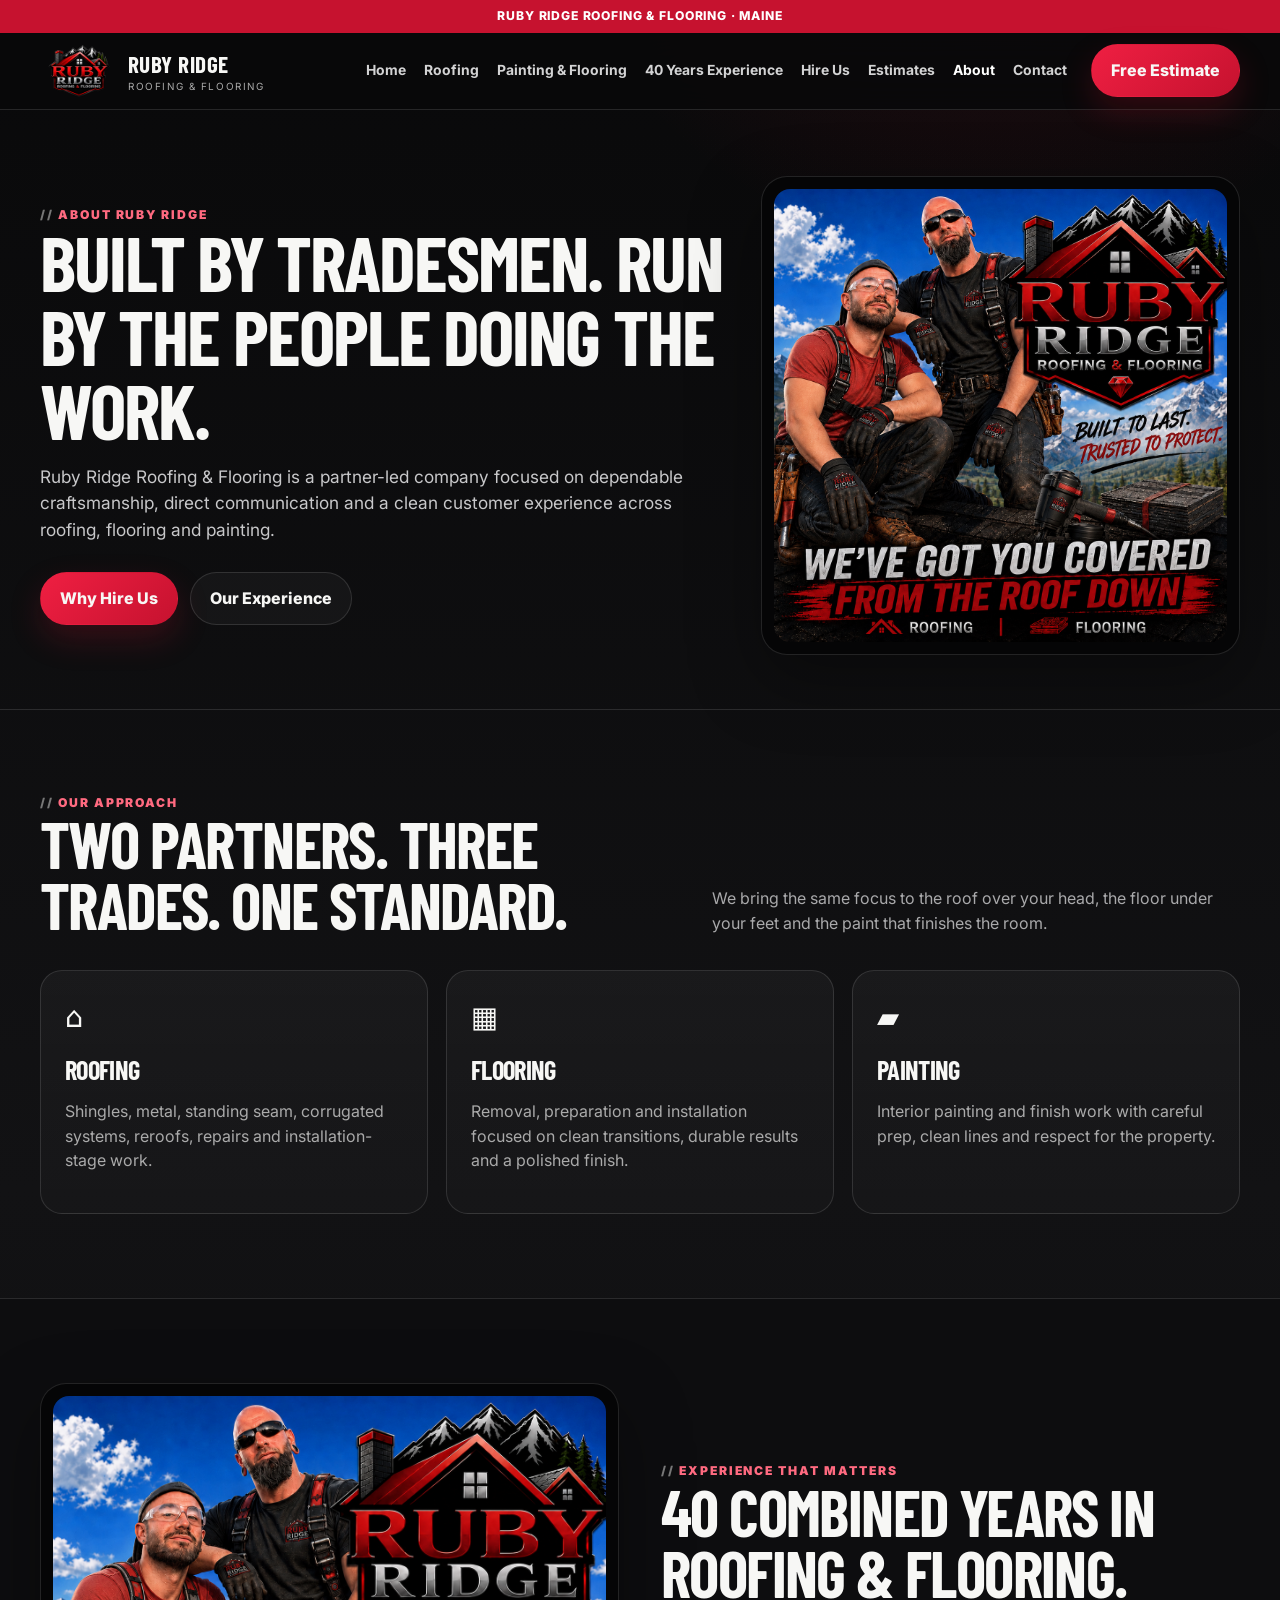
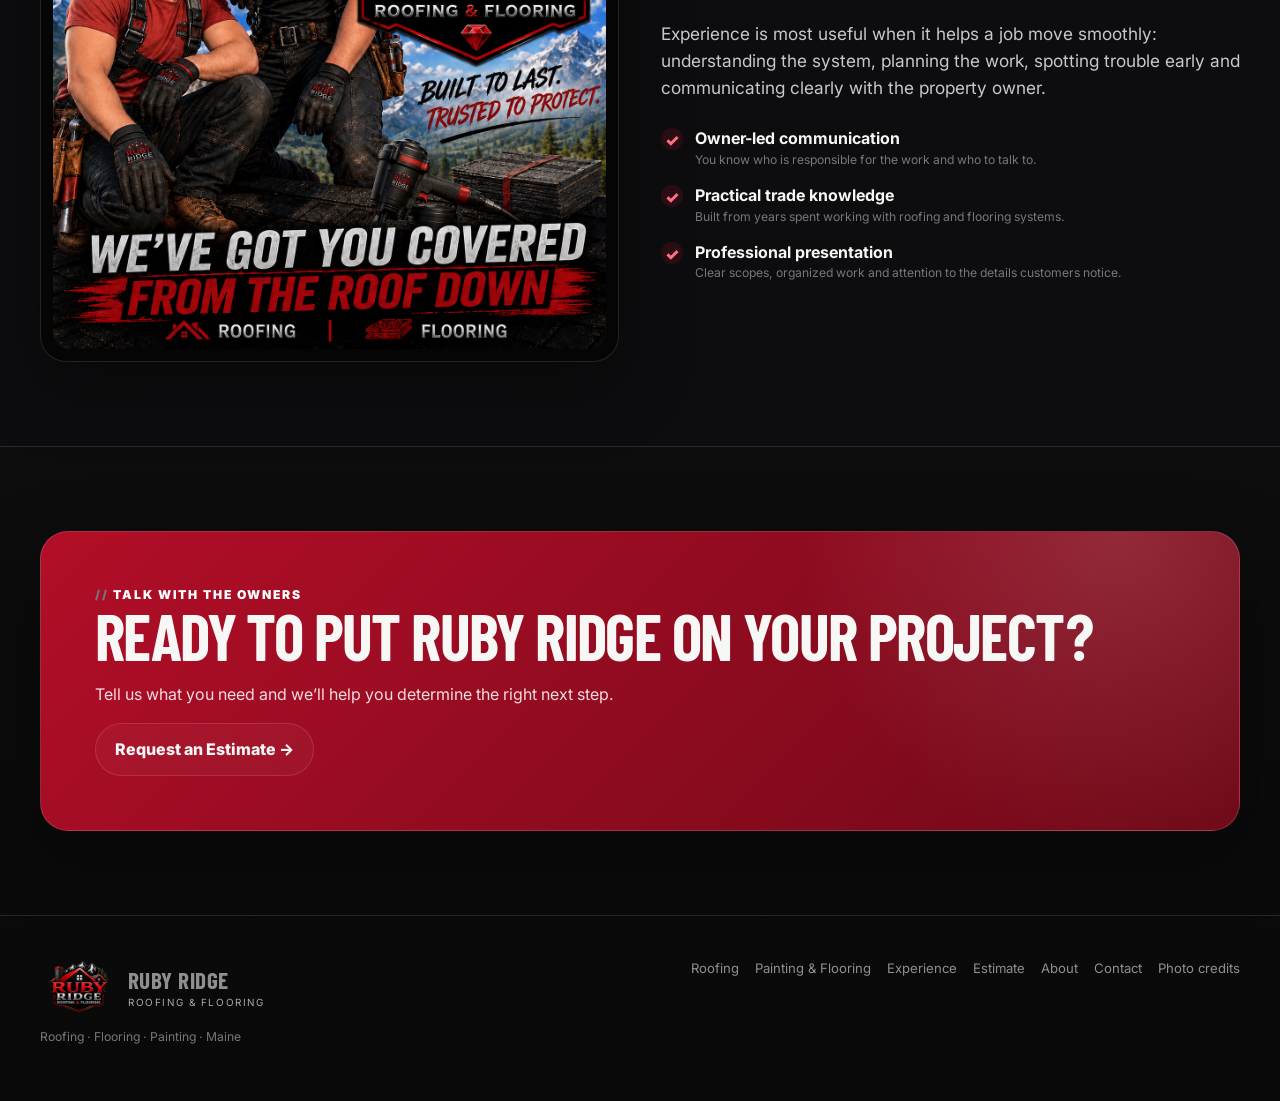
<file: about.html>
<!doctype html><html lang="en"><head><meta charset="utf-8"><meta name="viewport" content="width=device-width,initial-scale=1"><title>About Us | Ruby Ridge Roofing & Flooring</title><meta name="description" content="Meet Ruby Ridge Roofing & Flooring, an owner-led roofing, flooring and painting company with 40 combined years of trade experience."><link rel="stylesheet" href="styles.css"></head><body><div class="topbar">Ruby Ridge Roofing & Flooring · Maine</div><header class="header"><div class="container nav"><a class="brand" href="index.html"><span class="gem"></span><span><strong>RUBY RIDGE</strong><small>Roofing & Flooring</small></span></a><nav class="links"><a class="" href="index.html">Home</a><a class="" href="roofing.html">Roofing</a><a class="" href="services.html">Painting & Flooring</a><a class="" href="experience.html">40 Years Experience</a><a class="" href="hire.html">Hire Us</a><a class="" href="estimates.html">Estimates</a><a class="active" href="about.html">About</a><a class="" href="contact.html">Contact</a></nav><a class="btn red" href="estimates.html">Free Estimate</a><button class="menu" aria-label="Menu">☰</button></div></header><main>
<section class="page-hero"><div class="container inner"><div><div class="kicker">About Ruby Ridge</div><h1>Built by tradesmen. Run by the people doing the work.</h1><p class="lead">Ruby Ridge Roofing & Flooring is a partner-led company focused on dependable craftsmanship, direct communication and a clean customer experience across roofing, flooring and painting.</p><div class="hero-actions"><a class="btn red" href="hire.html">Why Hire Us</a><a class="btn ghost" href="experience.html">Our Experience</a></div></div><div class="ad-frame"><img class="ad-art" src="assets/ruby-ridge-ad.png" alt="Ruby Ridge Roofing and Flooring advertisement featuring the two-man team"></div></div></section>
<section class="section"><div class="container"><div class="head"><div><div class="kicker">Our approach</div><h2>Two partners. Three trades. One standard.</h2></div><p>We bring the same focus to the roof over your head, the floor under your feet and the paint that finishes the room.</p></div><div class="grid3"><article class="card"><div class="body"><div class="service-icon">⌂</div><h3>Roofing</h3><p>Shingles, metal, standing seam, corrugated systems, reroofs, repairs and installation-stage work.</p></div></article><article class="card"><div class="body"><div class="service-icon">▦</div><h3>Flooring</h3><p>Removal, preparation and installation focused on clean transitions, durable results and a polished finish.</p></div></article><article class="card"><div class="body"><div class="service-icon">▰</div><h3>Painting</h3><p>Interior painting and finish work with careful prep, clean lines and respect for the property.</p></div></article></div></div></section>
<section class="section dark"><div class="container split"><div class="ad-frame"><img class="ad-art" src="assets/ruby-ridge-ad.png" alt="Unaltered Ruby Ridge Roofing and Flooring team advertisement"></div><div><div class="kicker">Experience that matters</div><h2>40 combined years in roofing & flooring.</h2><p class="lead">Experience is most useful when it helps a job move smoothly: understanding the system, planning the work, spotting trouble early and communicating clearly with the property owner.</p><div class="feature-list"><div class="feature"><span class="tick">✓</span><div><strong>Owner-led communication</strong><div class="tiny">You know who is responsible for the work and who to talk to.</div></div></div><div class="feature"><span class="tick">✓</span><div><strong>Practical trade knowledge</strong><div class="tiny">Built from years spent working with roofing and flooring systems.</div></div></div><div class="feature"><span class="tick">✓</span><div><strong>Professional presentation</strong><div class="tiny">Clear scopes, organized work and attention to the details customers notice.</div></div></div></div></div></div></section>
<section class="section"><div class="container"><div class="banner"><div class="kicker" style="color:#fff">Talk with the owners</div><h2>Ready to put Ruby Ridge on your project?</h2><p>Tell us what you need and we’ll help you determine the right next step.</p><a class="btn ghost" href="estimates.html">Request an Estimate →</a></div></div></section>
</main><footer class="footer"><div class="container footer-grid"><div><div class="brand"><span class="gem"></span><span><strong>RUBY RIDGE</strong><small>Roofing & Flooring</small></span></div><p class="tiny">Roofing · Flooring · Painting · Maine</p></div><div class="footer-links"><a href="roofing.html">Roofing</a><a href="services.html">Painting & Flooring</a><a href="experience.html">Experience</a><a href="estimates.html">Estimate</a><a href="about.html">About</a><a href="contact.html">Contact</a><a href="credits.html">Photo credits</a></div></div></footer><div class="toast">Thanks — your request is ready to be connected to Ruby Ridge's live email or CRM.</div><script src="site.js"></script></body></html>
</file>
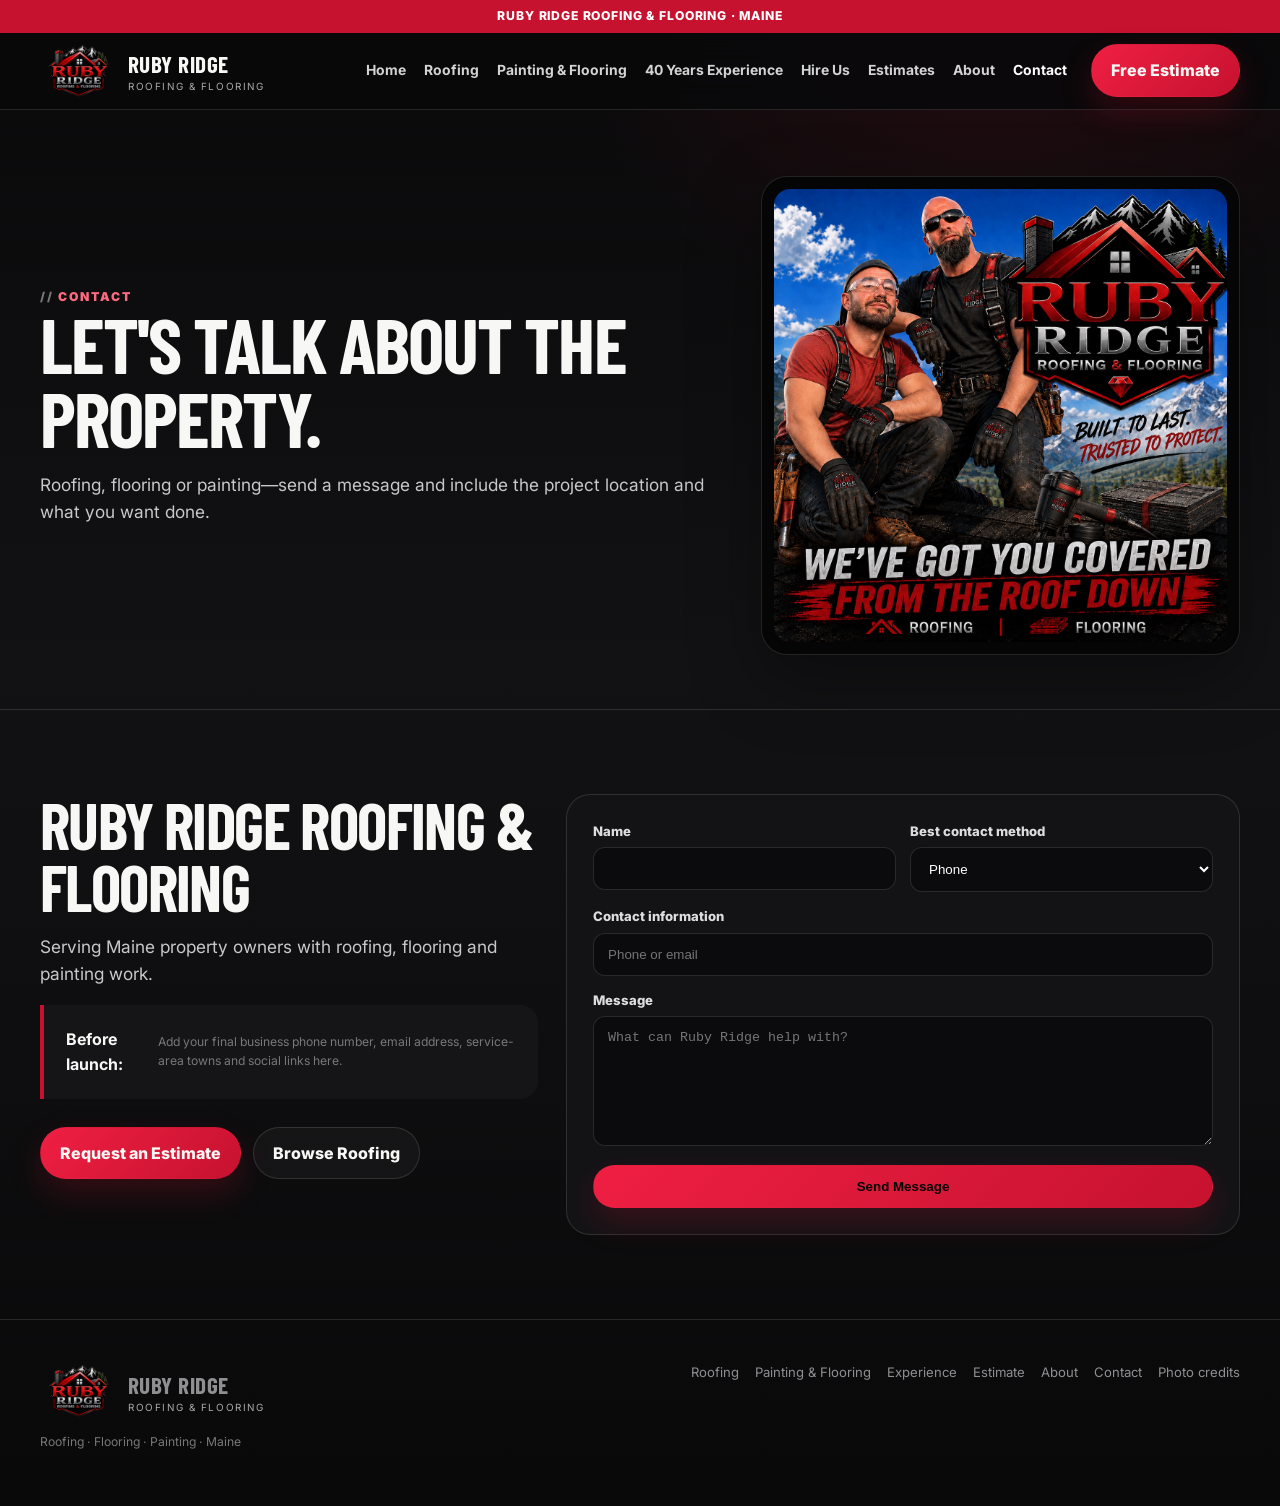
<file: contact.html>
<!doctype html><html lang="en"><head><meta charset="utf-8"><meta name="viewport" content="width=device-width,initial-scale=1"><title>Contact | Ruby Ridge Roofing & Flooring</title><meta name="description" content="Contact Ruby Ridge Roofing & Flooring."><link rel="stylesheet" href="styles.css"></head><body><div class="topbar">Ruby Ridge Roofing & Flooring · Maine</div><header class="header"><div class="container nav"><a class="brand" href="index.html"><span class="gem"></span><span><strong>RUBY RIDGE</strong><small>Roofing & Flooring</small></span></a><nav class="links"><a class="" href="index.html">Home</a><a class="" href="roofing.html">Roofing</a><a class="" href="services.html">Painting & Flooring</a><a class="" href="experience.html">40 Years Experience</a><a class="" href="hire.html">Hire Us</a><a class="" href="estimates.html">Estimates</a><a class="" href="about.html">About</a><a class="active" href="contact.html">Contact</a></nav><a class="btn red" href="estimates.html">Free Estimate</a><button class="menu" aria-label="Menu">☰</button></div></header><main><section class="page-hero"><div class="container inner"><div><div class="kicker">Contact</div><h1>Let's talk about the property.</h1><p class="lead">Roofing, flooring or painting—send a message and include the project location and what you want done.</p></div><div class="ad-frame"><img class="ad-art" src="assets/ruby-ridge-ad.png" alt="Ruby Ridge advertisement"></div></div></section><section class="section"><div class="container form-wrap"><div><h2>Ruby Ridge Roofing & Flooring</h2><p class="lead">Serving Maine property owners with roofing, flooring and painting work.</p><div class="callout"><strong>Before launch:</strong><span class="tiny">Add your final business phone number, email address, service-area towns and social links here.</span></div><div class="hero-actions"><a class="btn red" href="estimates.html">Request an Estimate</a><a class="btn ghost" href="roofing.html">Browse Roofing</a></div></div><div class="form-card"><form class="form" data-demo><div class="field-row"><label>Name<input required></label><label>Best contact method<select><option>Phone</option><option>Email</option><option>Text</option></select></label></div><label>Contact information<input required placeholder="Phone or email"></label><label>Message<textarea placeholder="What can Ruby Ridge help with?"></textarea></label><button class="btn red">Send Message</button></form></div></div></section></main><footer class="footer"><div class="container footer-grid"><div><div class="brand"><span class="gem"></span><span><strong>RUBY RIDGE</strong><small>Roofing & Flooring</small></span></div><p class="tiny">Roofing · Flooring · Painting · Maine</p></div><div class="footer-links"><a href="roofing.html">Roofing</a><a href="services.html">Painting & Flooring</a><a href="experience.html">Experience</a><a href="estimates.html">Estimate</a><a href="about.html">About</a><a href="contact.html">Contact</a><a href="credits.html">Photo credits</a></div></div></footer><div class="toast">Thanks — your request is ready to be connected to Ruby Ridge's live email or CRM.</div><script src="site.js"></script></body></html>
</file>
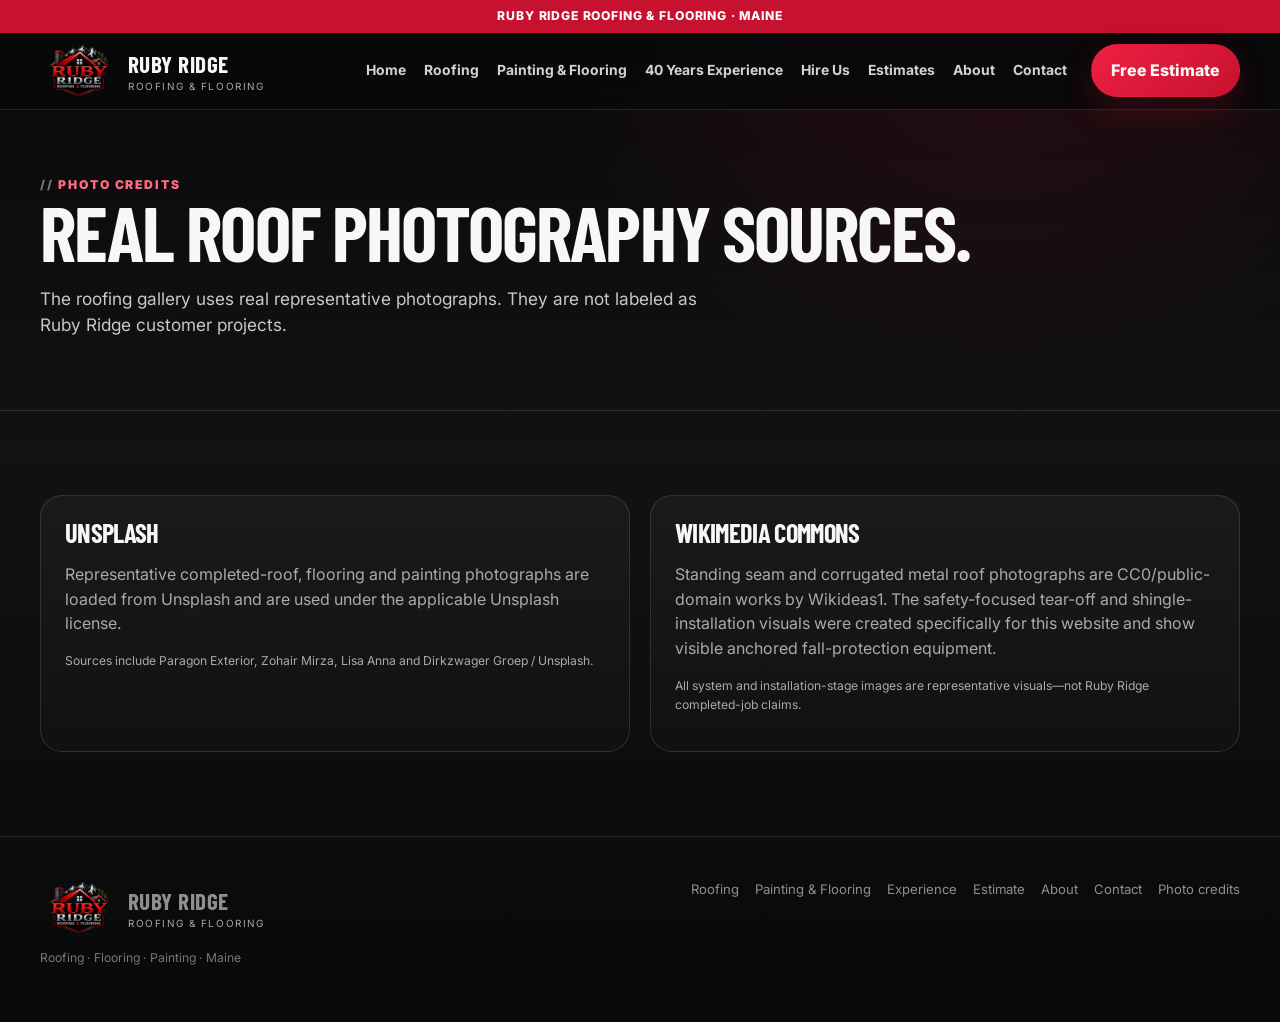
<file: credits.html>
<!doctype html><html lang="en"><head><meta charset="utf-8"><meta name="viewport" content="width=device-width,initial-scale=1"><title>Photo Credits | Ruby Ridge Roofing & Flooring</title><meta name="description" content="Photo credits for Ruby Ridge Roofing & Flooring website."><link rel="stylesheet" href="styles.css"></head><body><div class="topbar">Ruby Ridge Roofing & Flooring · Maine</div><header class="header"><div class="container nav"><a class="brand" href="index.html"><span class="gem"></span><span><strong>RUBY RIDGE</strong><small>Roofing & Flooring</small></span></a><nav class="links"><a class="" href="index.html">Home</a><a class="" href="roofing.html">Roofing</a><a class="" href="services.html">Painting & Flooring</a><a class="" href="experience.html">40 Years Experience</a><a class="" href="hire.html">Hire Us</a><a class="" href="estimates.html">Estimates</a><a class="" href="about.html">About</a><a class="" href="contact.html">Contact</a></nav><a class="btn red" href="estimates.html">Free Estimate</a><button class="menu" aria-label="Menu">☰</button></div></header><main><section class="page-hero"><div class="container"><div class="kicker">Photo credits</div><h1>Real roof photography sources.</h1><p class="lead">The roofing gallery uses real representative photographs. They are not labeled as Ruby Ridge customer projects.</p></div></section><section class="section"><div class="container"><div class="grid2"><div class="card"><div class="body"><h3>Unsplash</h3><p>Representative completed-roof, flooring and painting photographs are loaded from Unsplash and are used under the applicable Unsplash license.</p><p class="tiny">Sources include Paragon Exterior, Zohair Mirza, Lisa Anna and Dirkzwager Groep / Unsplash.</p></div></div><div class="card"><div class="body"><h3>Wikimedia Commons</h3><p>Standing seam and corrugated metal roof photographs are CC0/public-domain works by Wikideas1. The safety-focused tear-off and shingle-installation visuals were created specifically for this website and show visible anchored fall-protection equipment.</p><p class="tiny">All system and installation-stage images are representative visuals—not Ruby Ridge completed-job claims.</p></div></div></div></div></section></main><footer class="footer"><div class="container footer-grid"><div><div class="brand"><span class="gem"></span><span><strong>RUBY RIDGE</strong><small>Roofing & Flooring</small></span></div><p class="tiny">Roofing · Flooring · Painting · Maine</p></div><div class="footer-links"><a href="roofing.html">Roofing</a><a href="services.html">Painting & Flooring</a><a href="experience.html">Experience</a><a href="estimates.html">Estimate</a><a href="about.html">About</a><a href="contact.html">Contact</a><a href="credits.html">Photo credits</a></div></div></footer><div class="toast">Thanks — your request is ready to be connected to Ruby Ridge's live email or CRM.</div><script src="site.js"></script></body></html>
</file>
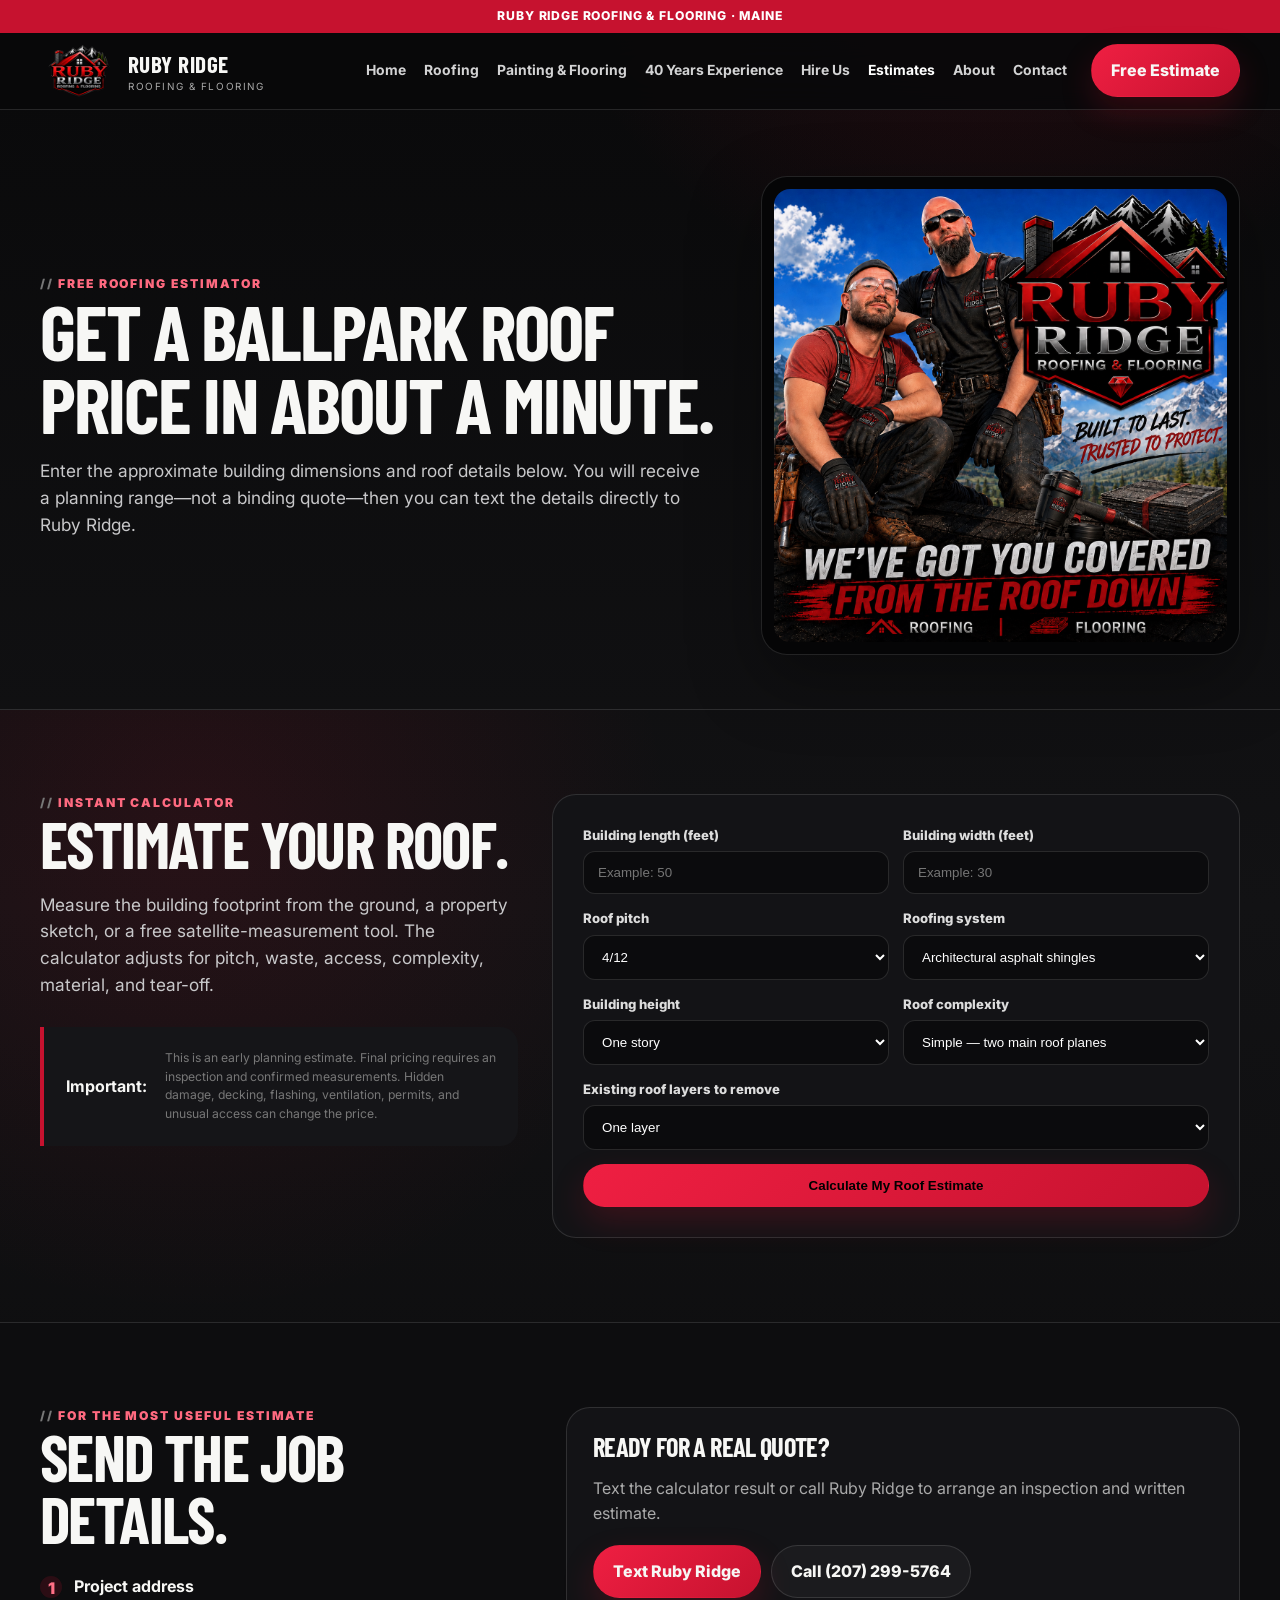
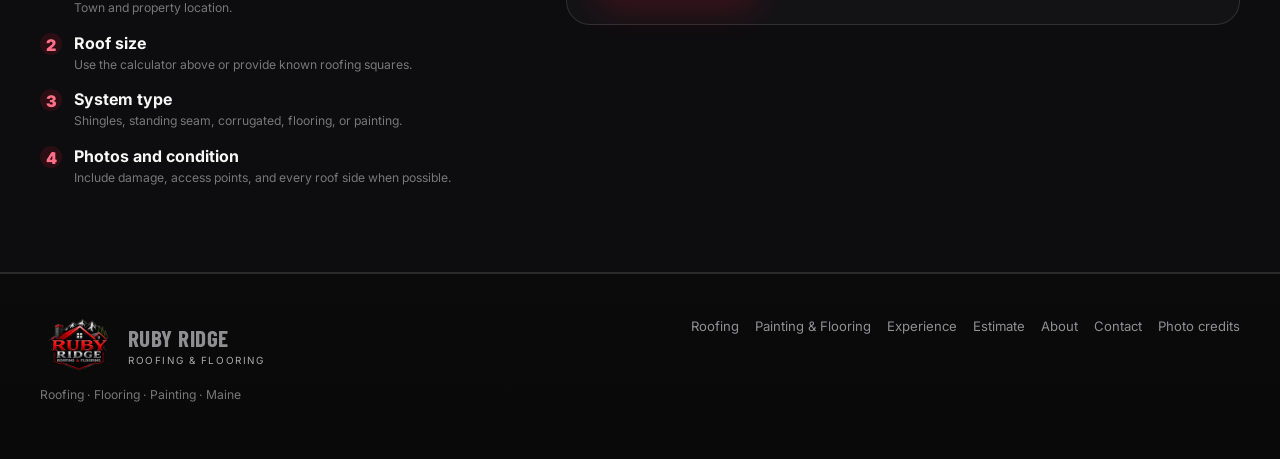
<file: estimates.html>
<!doctype html>
<html lang="en">
<head>
  <meta charset="utf-8">
  <meta name="viewport" content="width=device-width,initial-scale=1">
  <title>Free Roofing Estimator | Ruby Ridge Roofing & Flooring</title>
  <meta name="description" content="Get a free ballpark roofing estimate from Ruby Ridge Roofing & Flooring, then request an on-site inspection in Bangor and Penobscot County, Maine.">
  <link rel="stylesheet" href="styles.css?v=20260903">
</head>
<body>
  <div class="topbar">Ruby Ridge Roofing & Flooring · Maine</div>
  <header class="header">
    <div class="container nav">
      <a class="brand" href="index.html"><span class="gem"></span><span><strong>RUBY RIDGE</strong><small>Roofing & Flooring</small></span></a>
      <nav class="links"><a href="index.html">Home</a><a href="roofing.html">Roofing</a><a href="services.html">Painting & Flooring</a><a href="experience.html">40 Years Experience</a><a href="hire.html">Hire Us</a><a class="active" href="estimates.html">Estimates</a><a href="about.html">About</a><a href="contact.html">Contact</a></nav>
      <a class="btn red" href="estimates.html">Free Estimate</a>
      <button class="menu" aria-label="Menu">☰</button>
    </div>
  </header>

  <main>
    <section class="page-hero">
      <div class="container inner">
        <div><div class="kicker">Free roofing estimator</div><h1>Get a ballpark roof price in about a minute.</h1><p class="lead">Enter the approximate building dimensions and roof details below. You will receive a planning range—not a binding quote—then you can text the details directly to Ruby Ridge.</p></div>
        <div class="ad-frame"><img class="ad-art" src="assets/ruby-ridge-ad.png" alt="Ruby Ridge Roofing and Flooring advertisement"></div>
      </div>
    </section>

    <section class="section estimator-section">
      <div class="container estimator-grid">
        <div>
          <div class="kicker">Instant calculator</div><h2>Estimate your roof.</h2>
          <p class="lead">Measure the building footprint from the ground, a property sketch, or a free satellite-measurement tool. The calculator adjusts for pitch, waste, access, complexity, material, and tear-off.</p>
          <div class="callout estimator-note"><strong>Important:</strong><span class="tiny">This is an early planning estimate. Final pricing requires an inspection and confirmed measurements. Hidden damage, decking, flashing, ventilation, permits, and unusual access can change the price.</span></div>
        </div>

        <div class="form-card estimator-card">
          <form class="form" id="roof-estimator">
            <div class="field-row">
              <label>Building length (feet)<input id="roof-length" type="number" min="10" max="300" step="1" inputmode="decimal" placeholder="Example: 50" required></label>
              <label>Building width (feet)<input id="roof-width" type="number" min="10" max="300" step="1" inputmode="decimal" placeholder="Example: 30" required></label>
            </div>
            <div class="field-row">
              <label>Roof pitch<select id="roof-pitch"><option value="1">Flat / low slope</option><option value="1.031">3/12</option><option value="1.054" selected>4/12</option><option value="1.083">5/12</option><option value="1.118">6/12</option><option value="1.158">7/12</option><option value="1.202">8/12</option><option value="1.25">9/12</option><option value="1.302">10/12</option><option value="1.414">12/12</option><option value="1.5">Steeper than 12/12</option></select></label>
              <label>Roofing system<select id="roof-material"><option value="asphalt">Architectural asphalt shingles</option><option value="corrugated">Corrugated metal</option><option value="standing-seam">Standing seam metal</option></select></label>
            </div>
            <div class="field-row">
              <label>Building height<select id="roof-stories"><option value="1">One story</option><option value="1.08">Two stories</option><option value="1.16">Three stories</option></select></label>
              <label>Roof complexity<select id="roof-complexity"><option value="1">Simple — two main roof planes</option><option value="1.12">Moderate — hips, valleys, or a dormer</option><option value="1.25">Complex — several sections or dormers</option></select></label>
            </div>
            <label>Existing roof layers to remove<select id="roof-layers"><option value="0">None / new construction</option><option value="1" selected>One layer</option><option value="2">Two layers</option><option value="3">Three or more layers</option></select></label>
            <button class="btn red" type="submit">Calculate My Roof Estimate</button>
          </form>

          <section class="estimate-result" id="estimate-result" aria-live="polite" hidden>
            <div class="estimate-result-head"><span>Estimated project range</span><strong id="estimate-price">$0–$0</strong></div>
            <div class="estimate-stats"><div><span>Estimated roof area</span><strong id="estimate-area">0 sq. ft.</strong></div><div><span>Roofing squares</span><strong id="estimate-squares">0</strong></div></div>
            <p id="estimate-summary" class="tiny"></p>
            <div class="estimate-actions"><a class="btn red" id="estimate-text" href="sms:+12072995764">Text This Estimate</a><a class="btn ghost" href="tel:+12072995764">Call (207) 299-5764</a></div>
            <p class="tiny estimate-disclaimer">Ballpark estimate only. It is not an offer or contract. Ruby Ridge must inspect and measure the property before giving final pricing.</p>
          </section>
        </div>
      </div>
    </section>

    <section class="section dark">
      <div class="container form-wrap">
        <div><div class="kicker">For the most useful estimate</div><h2>Send the job details.</h2><div class="feature-list"><div class="feature"><span class="tick">1</span><div><strong>Project address</strong><div class="tiny">Town and property location.</div></div></div><div class="feature"><span class="tick">2</span><div><strong>Roof size</strong><div class="tiny">Use the calculator above or provide known roofing squares.</div></div></div><div class="feature"><span class="tick">3</span><div><strong>System type</strong><div class="tiny">Shingles, standing seam, corrugated, flooring, or painting.</div></div></div><div class="feature"><span class="tick">4</span><div><strong>Photos and condition</strong><div class="tiny">Include damage, access points, and every roof side when possible.</div></div></div></div></div>
        <div class="form-card contact-card"><h3>Ready for a real quote?</h3><p>Text the calculator result or call Ruby Ridge to arrange an inspection and written estimate.</p><div class="estimate-actions"><a class="btn red" href="sms:+12072995764">Text Ruby Ridge</a><a class="btn ghost" href="tel:+12072995764">Call (207) 299-5764</a></div></div>
      </div>
    </section>
  </main>

  <footer class="footer"><div class="container footer-grid"><div><div class="brand"><span class="gem"></span><span><strong>RUBY RIDGE</strong><small>Roofing & Flooring</small></span></div><p class="tiny">Roofing · Flooring · Painting · Maine</p></div><div class="footer-links"><a href="roofing.html">Roofing</a><a href="services.html">Painting & Flooring</a><a href="experience.html">Experience</a><a href="estimates.html">Estimate</a><a href="about.html">About</a><a href="contact.html">Contact</a><a href="credits.html">Photo credits</a></div></div></footer>
  <div class="toast">Your ballpark estimate is ready below.</div>
  <script src="site.js?v=20260903"></script>
  <script src="roof-estimator.js?v=20260903"></script>
</body>
</html>
</file>
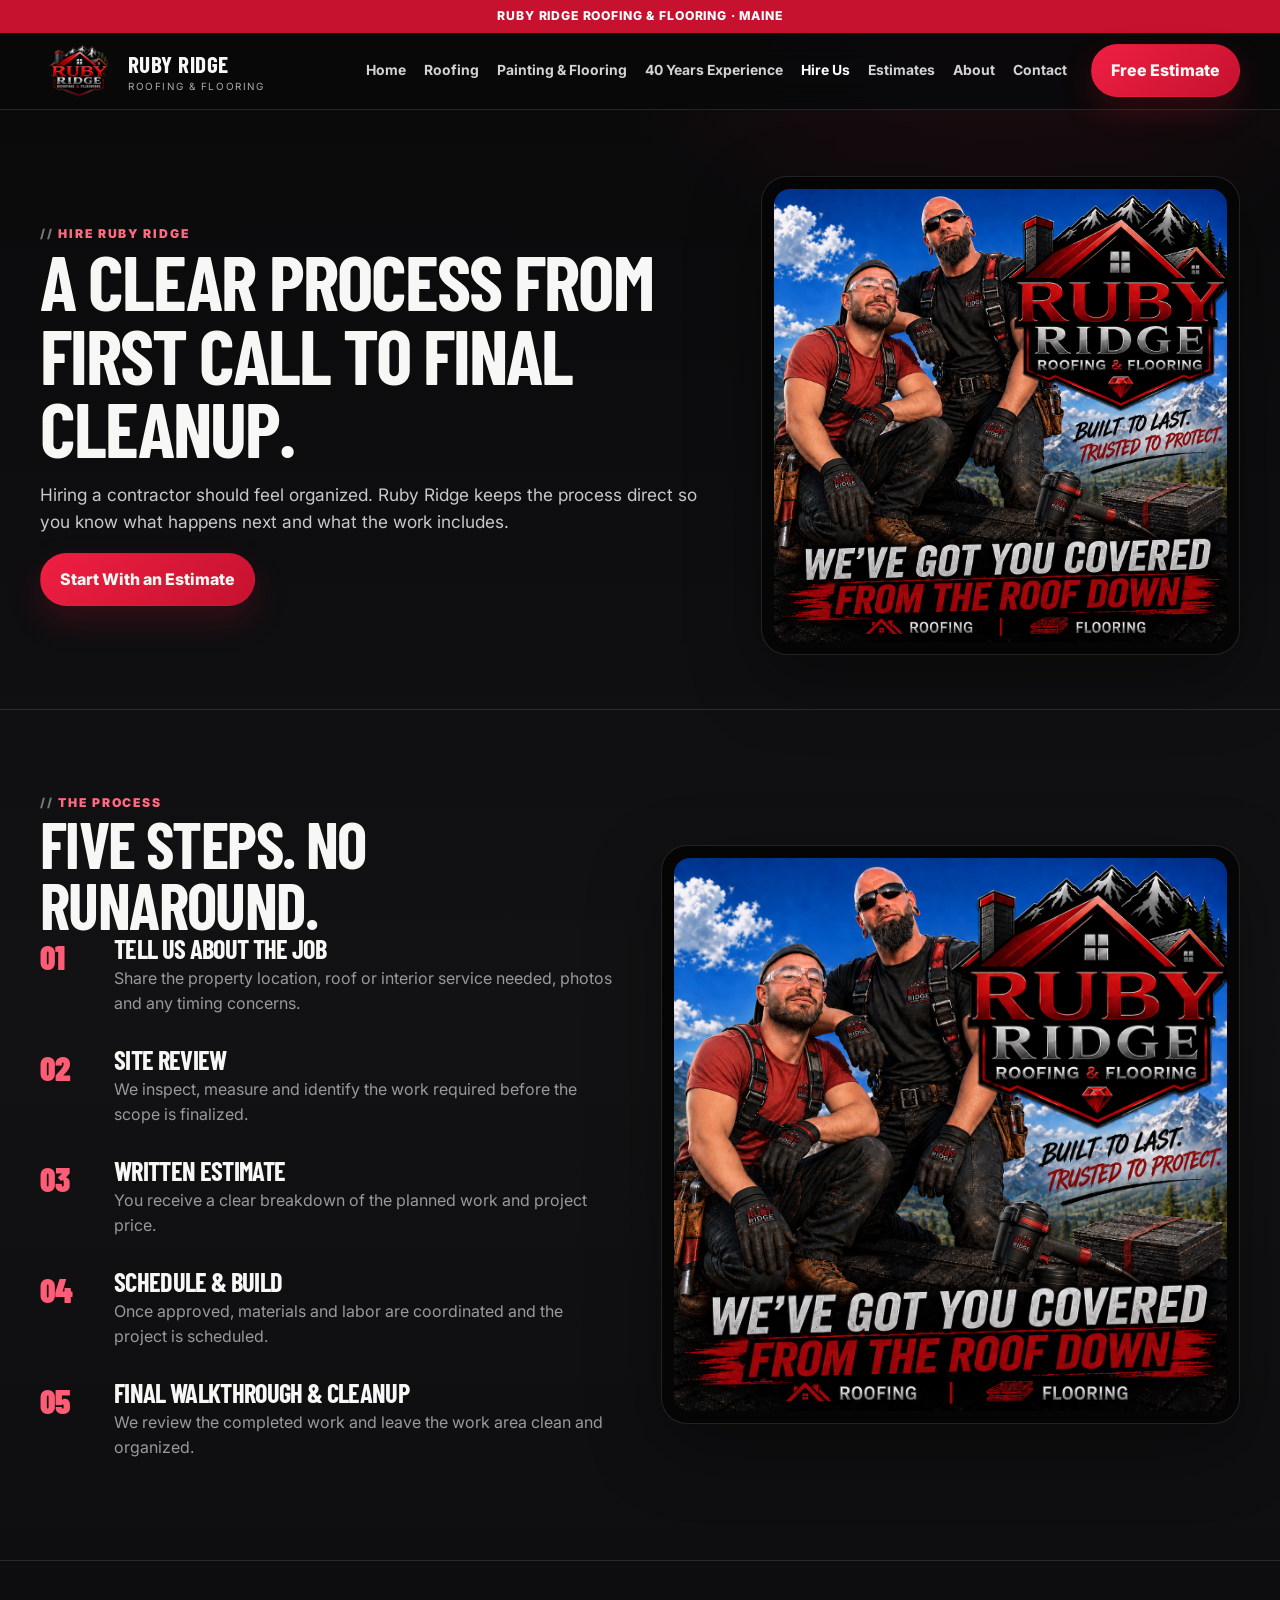
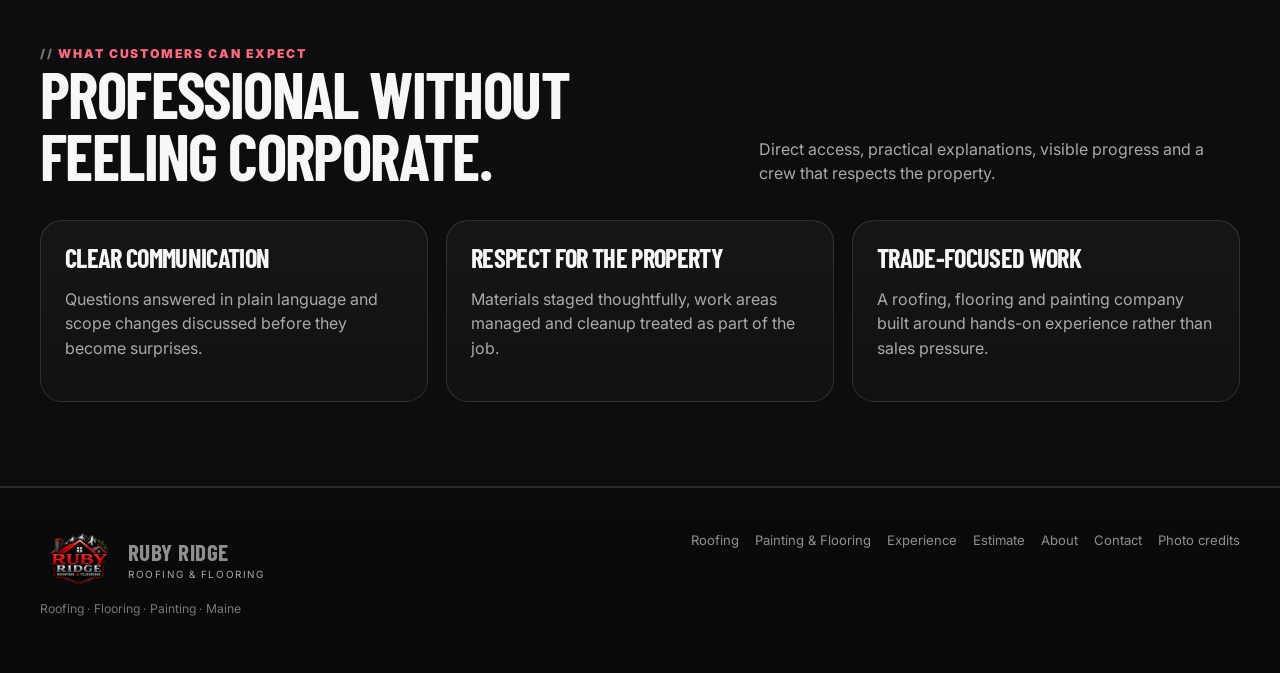
<file: hire.html>
<!doctype html><html lang="en"><head><meta charset="utf-8"><meta name="viewport" content="width=device-width,initial-scale=1"><title>Hire Us | Ruby Ridge Roofing & Flooring</title><meta name="description" content="How to hire Ruby Ridge Roofing & Flooring."><link rel="stylesheet" href="styles.css"></head><body><div class="topbar">Ruby Ridge Roofing & Flooring · Maine</div><header class="header"><div class="container nav"><a class="brand" href="index.html"><span class="gem"></span><span><strong>RUBY RIDGE</strong><small>Roofing & Flooring</small></span></a><nav class="links"><a class="" href="index.html">Home</a><a class="" href="roofing.html">Roofing</a><a class="" href="services.html">Painting & Flooring</a><a class="" href="experience.html">40 Years Experience</a><a class="active" href="hire.html">Hire Us</a><a class="" href="estimates.html">Estimates</a><a class="" href="about.html">About</a><a class="" href="contact.html">Contact</a></nav><a class="btn red" href="estimates.html">Free Estimate</a><button class="menu" aria-label="Menu">☰</button></div></header><main><section class="page-hero"><div class="container inner"><div><div class="kicker">Hire Ruby Ridge</div><h1>A clear process from first call to final cleanup.</h1><p class="lead">Hiring a contractor should feel organized. Ruby Ridge keeps the process direct so you know what happens next and what the work includes.</p><a class="btn red" href="estimates.html">Start With an Estimate</a></div><div class="ad-frame"><img class="ad-art" src="assets/ruby-ridge-ad.png" alt="Ruby Ridge Roofing and Flooring advertisement"></div></div></section>
<section class="section"><div class="container split"><div><div class="kicker">The process</div><h2>Five steps. No runaround.</h2><div class="steps"><div class="step"><div><h3>Tell us about the job</h3><p>Share the property location, roof or interior service needed, photos and any timing concerns.</p></div></div><div class="step"><div><h3>Site review</h3><p>We inspect, measure and identify the work required before the scope is finalized.</p></div></div><div class="step"><div><h3>Written estimate</h3><p>You receive a clear breakdown of the planned work and project price.</p></div></div><div class="step"><div><h3>Schedule & build</h3><p>Once approved, materials and labor are coordinated and the project is scheduled.</p></div></div><div class="step"><div><h3>Final walkthrough & cleanup</h3><p>We review the completed work and leave the work area clean and organized.</p></div></div></div></div><div class="ad-frame"><img class="ad-art" src="assets/ruby-ridge-ad.png" alt="Ruby Ridge Roofing and Flooring ad"></div></div></section>
<section class="section dark"><div class="container"><div class="head"><div><div class="kicker">What customers can expect</div><h2>Professional without feeling corporate.</h2></div><p>Direct access, practical explanations, visible progress and a crew that respects the property.</p></div><div class="grid3"><div class="card"><div class="body"><h3>Clear communication</h3><p>Questions answered in plain language and scope changes discussed before they become surprises.</p></div></div><div class="card"><div class="body"><h3>Respect for the property</h3><p>Materials staged thoughtfully, work areas managed and cleanup treated as part of the job.</p></div></div><div class="card"><div class="body"><h3>Trade-focused work</h3><p>A roofing, flooring and painting company built around hands-on experience rather than sales pressure.</p></div></div></div></div></section></main><footer class="footer"><div class="container footer-grid"><div><div class="brand"><span class="gem"></span><span><strong>RUBY RIDGE</strong><small>Roofing & Flooring</small></span></div><p class="tiny">Roofing · Flooring · Painting · Maine</p></div><div class="footer-links"><a href="roofing.html">Roofing</a><a href="services.html">Painting & Flooring</a><a href="experience.html">Experience</a><a href="estimates.html">Estimate</a><a href="about.html">About</a><a href="contact.html">Contact</a><a href="credits.html">Photo credits</a></div></div></footer><div class="toast">Thanks — your request is ready to be connected to Ruby Ridge's live email or CRM.</div><script src="site.js"></script></body></html>
</file>
<file: styles.css>
@import url('https://fonts.googleapis.com/css2?family=Barlow+Condensed:wght@600;700;800;900&family=Inter:wght@400;500;600;700;800&display=swap');
:root{--ink:#0a0a0b;--black:#0d0d0f;--panel:#141416;--panel2:#1b1b1e;--text:#f7f7f5;--muted:#b9b9bb;--red:#c6122f;--red2:#ef1f42;--silver:#e7e7e8;--line:rgba(255,255,255,.12);--max:1200px;--radius:24px;--shadow:0 24px 70px rgba(0,0,0,.35)}
*{box-sizing:border-box}html{scroll-behavior:smooth}body{margin:0;color:var(--text);background:radial-gradient(circle at 78% -8%,rgba(198,18,47,.18),transparent 30rem),linear-gradient(180deg,#09090a,#121214 44%,#09090a);font-family:Inter,system-ui,-apple-system,sans-serif;line-height:1.55}a{text-decoration:none;color:inherit}img{display:block;max-width:100%}.container{width:min(calc(100% - 34px),var(--max));margin:auto}.topbar{font-size:.76rem;text-align:center;padding:7px 16px;background:#c6122f;color:white;font-weight:800;letter-spacing:.07em;text-transform:uppercase}.header{position:sticky;top:0;z-index:50;background:rgba(9,9,10,.92);backdrop-filter:blur(16px);border-bottom:1px solid var(--line)}.nav{height:76px;display:flex;align-items:center;gap:24px}.brand{display:flex;align-items:center;gap:10px;margin-right:auto}.gem{width:35px;height:35px;transform:rotate(45deg);background:linear-gradient(135deg,#ff3452,#8d071c);border:2px solid rgba(255,255,255,.45);box-shadow:0 0 0 5px rgba(198,18,47,.1)}.brand strong{font-family:'Barlow Condensed',Impact,sans-serif;font-size:1.45rem;letter-spacing:.02em}.brand small{display:block;color:#aaa;font-size:.62rem;letter-spacing:.16em;text-transform:uppercase;margin-top:-4px}.links{display:flex;gap:18px;align-items:center;font-weight:700;font-size:.87rem}.links a{color:#d3d3d4}.links a:hover,.links a.active{color:#fff}.menu{display:none;background:none;border:0;color:white;font-size:1.5rem}.btn{display:inline-flex;align-items:center;justify-content:center;padding:13px 19px;border-radius:999px;font-weight:800;border:1px solid transparent;cursor:pointer}.btn.red{background:linear-gradient(135deg,var(--red2),var(--red));box-shadow:0 14px 32px rgba(198,18,47,.22)}.btn.ghost{border-color:var(--line);background:rgba(255,255,255,.035)}.btn:hover{transform:translateY(-1px)}.hero{padding:72px 0 78px;border-bottom:1px solid var(--line);overflow:hidden}.hero-grid{display:grid;grid-template-columns:1fr .92fr;gap:44px;align-items:center}.kicker{color:#ff6a80;text-transform:uppercase;letter-spacing:.16em;font-size:.76rem;font-weight:900}.kicker:before{content:'// ';color:#777}h1,h2,h3{font-family:'Barlow Condensed',Impact,sans-serif;line-height:.96;margin:0;letter-spacing:-.025em}h1{font-size:clamp(3.6rem,7vw,7.1rem);text-transform:uppercase}h2{font-size:clamp(2.6rem,5vw,4.8rem);text-transform:uppercase}h3{font-size:1.65rem;text-transform:uppercase}.hero p,.lead{color:#c8c8ca;font-size:1.08rem;max-width:670px}.hero-actions{display:flex;gap:12px;flex-wrap:wrap;margin-top:28px}.ad-frame{background:#050506;border:1px solid var(--line);padding:12px;border-radius:26px;box-shadow:var(--shadow)}.ad-frame img{width:100%;height:auto;object-fit:contain;border-radius:16px}.mini-stats{display:grid;grid-template-columns:repeat(4,1fr);gap:1px;margin-top:38px;background:var(--line);border:1px solid var(--line);border-radius:20px;overflow:hidden}.mini-stat{background:#121214;padding:19px}.mini-stat b{font-family:'Barlow Condensed';font-size:1.65rem;display:block}.mini-stat span{font-size:.78rem;color:#aaa}.section{padding:84px 0}.section.dark{background:#0d0d0f;border-top:1px solid var(--line);border-bottom:1px solid var(--line)}.head{display:flex;justify-content:space-between;align-items:end;gap:22px;margin-bottom:34px}.head p{max-width:570px;color:#a9a9ab;margin:0}.grid3{display:grid;grid-template-columns:repeat(3,1fr);gap:18px}.grid2{display:grid;grid-template-columns:repeat(2,1fr);gap:20px}.card{background:linear-gradient(180deg,rgba(255,255,255,.04),rgba(255,255,255,.018));border:1px solid var(--line);border-radius:22px;overflow:hidden}.card .body{padding:24px}.card p{color:#aaa}.card-img{height:260px;width:100%;object-fit:cover;background:linear-gradient(135deg,#252529,#08080a)}.image-placeholder{height:260px;display:grid;place-items:center;background:linear-gradient(135deg,#2a2a2f,#0b0b0e);color:#777;font-weight:800;text-align:center;padding:20px}.tag{display:inline-flex;padding:6px 10px;border-radius:999px;background:rgba(198,18,47,.15);color:#ff788b;border:1px solid rgba(255,85,110,.25);font-size:.72rem;font-weight:900;text-transform:uppercase;letter-spacing:.08em}.service-icon{font-size:1.8rem;margin-bottom:18px}.split{display:grid;grid-template-columns:1fr 1fr;gap:42px;align-items:center}.feature-list{display:grid;gap:13px;margin-top:25px}.feature{display:flex;gap:12px;align-items:flex-start}.tick{width:22px;height:22px;border-radius:50%;background:rgba(198,18,47,.17);color:#ff7086;display:grid;place-items:center;font-weight:900;flex:0 0 auto;margin-top:2px}.photo-stack{position:relative;min-height:510px}.photo-stack .main{position:absolute;inset:0 74px 58px 0;width:calc(100% - 74px);height:calc(100% - 58px);object-fit:cover;border-radius:24px;border:1px solid var(--line);box-shadow:var(--shadow)}.photo-stack .small{position:absolute;width:48%;right:0;bottom:0;border:8px solid #0e0e10;border-radius:22px;object-fit:cover;height:230px}.numbers{display:grid;grid-template-columns:repeat(3,1fr);gap:16px}.number{padding:26px;border:1px solid var(--line);border-radius:22px;background:#131316}.number b{font:900 3.3rem 'Barlow Condensed';color:white;display:block}.number span{color:#aaa}.banner{padding:54px;border:1px solid rgba(255,255,255,.14);border-radius:28px;background:radial-gradient(circle at 90% 0,rgba(255,255,255,.13),transparent 20rem),linear-gradient(135deg,#b30e28,#6f0918);box-shadow:var(--shadow)}.banner p{color:#f5dce0;max-width:680px}.gallery-tools{display:flex;flex-wrap:wrap;gap:8px;margin-bottom:24px}.filter{border:1px solid var(--line);background:#121214;color:#ddd;padding:9px 14px;border-radius:999px;font-weight:800;cursor:pointer}.filter.active{background:var(--red);border-color:var(--red);color:white}.gallery{display:grid;grid-template-columns:repeat(3,1fr);gap:16px}.shot{border:1px solid var(--line);border-radius:20px;overflow:hidden;background:#111114}.shot img{height:280px;width:100%;object-fit:cover;background:linear-gradient(135deg,#26262b,#09090a)}.shot .cap{padding:16px}.shot strong{display:block}.shot span{color:#999;font-size:.82rem}.form-wrap{display:grid;grid-template-columns:.85fr 1.15fr;gap:28px}.form-card{background:#131316;border:1px solid var(--line);border-radius:24px;padding:26px}.form{display:grid;gap:14px}.field-row{display:grid;grid-template-columns:1fr 1fr;gap:14px}label{font-size:.82rem;font-weight:800;color:#ddd}input,select,textarea{width:100%;margin-top:6px;border:1px solid var(--line);border-radius:12px;background:#0b0b0d;color:#fff;padding:13px 14px;outline:none}textarea{min-height:130px;resize:vertical}input:focus,select:focus,textarea:focus{border-color:#d62a46;box-shadow:0 0 0 3px rgba(198,18,47,.12)}.steps{display:grid;gap:15px;counter-reset:steps}.step{display:grid;grid-template-columns:58px 1fr;gap:16px;align-items:start}.step:before{counter-increment:steps;content:'0' counter(steps);font:900 2.1rem 'Barlow Condensed';color:#ff5d75}.step p{margin-top:5px;color:#999}.faq{display:grid;gap:10px}details{background:#121214;border:1px solid var(--line);border-radius:15px;padding:17px 19px}summary{font-weight:800;cursor:pointer}details p{color:#999;margin-bottom:0}.callout{display:flex;gap:18px;align-items:center;padding:22px;border-left:4px solid var(--red);background:#151518;border-radius:0 18px 18px 0}.footer{padding:42px 0;border-top:1px solid var(--line);color:#8f8f92}.footer-grid{display:grid;grid-template-columns:1fr auto;gap:25px}.footer-links{display:flex;gap:16px;flex-wrap:wrap;font-size:.82rem}.tiny{font-size:.76rem;color:#777}.page-hero{padding:66px 0 54px;border-bottom:1px solid var(--line)}.page-hero .inner{display:grid;grid-template-columns:1fr .7fr;gap:36px;align-items:center}.page-hero h1{font-size:clamp(3.3rem,6vw,6rem)}.page-photo{height:340px;border-radius:24px;object-fit:cover;width:100%;border:1px solid var(--line);background:linear-gradient(135deg,#28282c,#09090b)}.toast{position:fixed;right:18px;bottom:18px;z-index:99;padding:15px 18px;background:#242429;border:1px solid var(--line);border-radius:14px;box-shadow:var(--shadow);transform:translateY(110px);opacity:0;transition:.25s}.toast.show{transform:none;opacity:1}
@media(max-width:980px){.links{display:none;position:absolute;top:76px;left:16px;right:16px;flex-direction:column;align-items:stretch;background:#111114;border:1px solid var(--line);padding:18px;border-radius:18px}.links.open{display:flex}.menu{display:block}.nav>.btn{display:none}.hero-grid,.split,.form-wrap,.page-hero .inner{grid-template-columns:1fr}.hero-grid{gap:28px}.ad-frame{max-width:700px}.grid3,.gallery{grid-template-columns:1fr 1fr}.numbers{grid-template-columns:1fr 1fr}.photo-stack{min-height:470px}}
@media(max-width:650px){h1{font-size:3.5rem}.section{padding:65px 0}.hero{padding:52px 0}.grid3,.grid2,.gallery,.numbers,.field-row,.mini-stats{grid-template-columns:1fr}.head{display:block}.head p{margin-top:13px}.banner{padding:34px 24px}.photo-stack{min-height:390px}.photo-stack .main{inset:0 30px 40px 0;width:calc(100% - 30px);height:calc(100% - 40px)}.photo-stack .small{height:160px}.footer-grid{grid-template-columns:1fr}.page-photo{height:280px}}
.gem{width:78px;height:58px;flex:0 0 auto;transform:none;border:0;box-shadow:none;background:url('assets/ruby-ridge-header-logo.png') center/contain no-repeat}
.hero-work-photo{width:100%;aspect-ratio:4/3;object-fit:cover;border-radius:16px}
.team-intro{max-width:850px}.team-grid{display:grid;grid-template-columns:repeat(2,minmax(0,1fr));gap:22px;margin-top:38px}.team-card{overflow:hidden;border:1px solid var(--line);border-radius:24px;background:linear-gradient(180deg,#19191c,#111113);box-shadow:0 18px 48px rgba(0,0,0,.22)}.team-card img{width:100%;aspect-ratio:4/3;object-fit:cover;object-position:center top}.team-card-body{padding:24px}.team-card-body h3{margin-top:14px}.team-card-body p{color:#aaa;margin-bottom:0}.team-ad-bottom{padding-top:76px}.bottom-ad-heading{text-align:center;margin:0 auto 32px;max-width:850px}.bottom-ad-frame{max-width:860px;margin:0 auto}.bottom-ad-frame img{aspect-ratio:1/1;object-fit:contain}@media(max-width:650px){.team-grid{grid-template-columns:1fr}.team-ad-bottom{padding-top:60px}.team-card-body{padding:21px}}

/* Keep the owners present without making their portraits dominate the page. */
.team-grid{grid-template-columns:repeat(2,minmax(0,370px));justify-content:center;gap:18px;margin-top:32px}
.team-card{display:grid;grid-template-columns:120px 1fr;align-items:stretch;border-radius:18px}
.team-card img{width:120px;height:100%;min-height:165px;aspect-ratio:auto;object-fit:cover;object-position:center top}
.team-card-body{padding:18px 19px}
.team-card-body h3{font-size:1.55rem;margin-top:10px}
.team-card-body p{font-size:.9rem;line-height:1.55}
@media(max-width:650px){.team-grid{grid-template-columns:repeat(2,minmax(0,1fr));gap:10px}.team-card{display:block;border-radius:15px}.team-card img{width:100%;height:130px;min-height:0}.team-card-body{padding:12px}.team-card-body .tag{font-size:.68rem}.team-card-body h3{font-size:1.25rem;margin:8px 0}.team-card-body p{font-size:.78rem;line-height:1.4}}

/* Free roof estimator */
.estimator-section{background:radial-gradient(circle at 15% 20%,rgba(198,18,47,.12),transparent 30rem)}
.estimator-grid{display:grid;grid-template-columns:.82fr 1.18fr;gap:34px;align-items:start}
.estimator-card{padding:30px}
.estimator-note{margin-top:28px}
.estimate-result{margin-top:24px;padding:24px;border:1px solid rgba(255,102,126,.35);border-radius:20px;background:linear-gradient(145deg,rgba(198,18,47,.18),rgba(255,255,255,.035))}
.estimate-result[hidden]{display:none}
.estimate-result-head{display:flex;align-items:end;justify-content:space-between;gap:18px;padding-bottom:18px;border-bottom:1px solid var(--line)}
.estimate-result-head span{color:#c8c8ca;font-weight:800}
.estimate-result-head strong{font:900 clamp(2rem,5vw,3.5rem) 'Barlow Condensed',Impact,sans-serif;color:#fff;line-height:1;white-space:nowrap}
.estimate-stats{display:grid;grid-template-columns:repeat(2,1fr);gap:12px;margin:18px 0}
.estimate-stats div{padding:14px;border-radius:14px;background:rgba(0,0,0,.22)}
.estimate-stats span{display:block;color:#999;font-size:.75rem;text-transform:uppercase;letter-spacing:.06em;font-weight:800}
.estimate-stats strong{display:block;margin-top:4px;font-size:1.1rem}
.estimate-actions{display:flex;gap:10px;flex-wrap:wrap;margin-top:20px}
.estimate-disclaimer{margin:15px 0 0;color:#96969a}
.contact-card{align-self:start}
.contact-card p{color:#aaa}
@media(max-width:980px){.estimator-grid{grid-template-columns:1fr}}
@media(max-width:650px){.estimator-card{padding:20px}.estimate-result{padding:19px}.estimate-result-head{display:block}.estimate-result-head strong{display:block;margin-top:8px}.estimate-stats{grid-template-columns:1fr}.estimate-actions{display:grid}.estimate-actions .btn{width:100%}}
</file>
